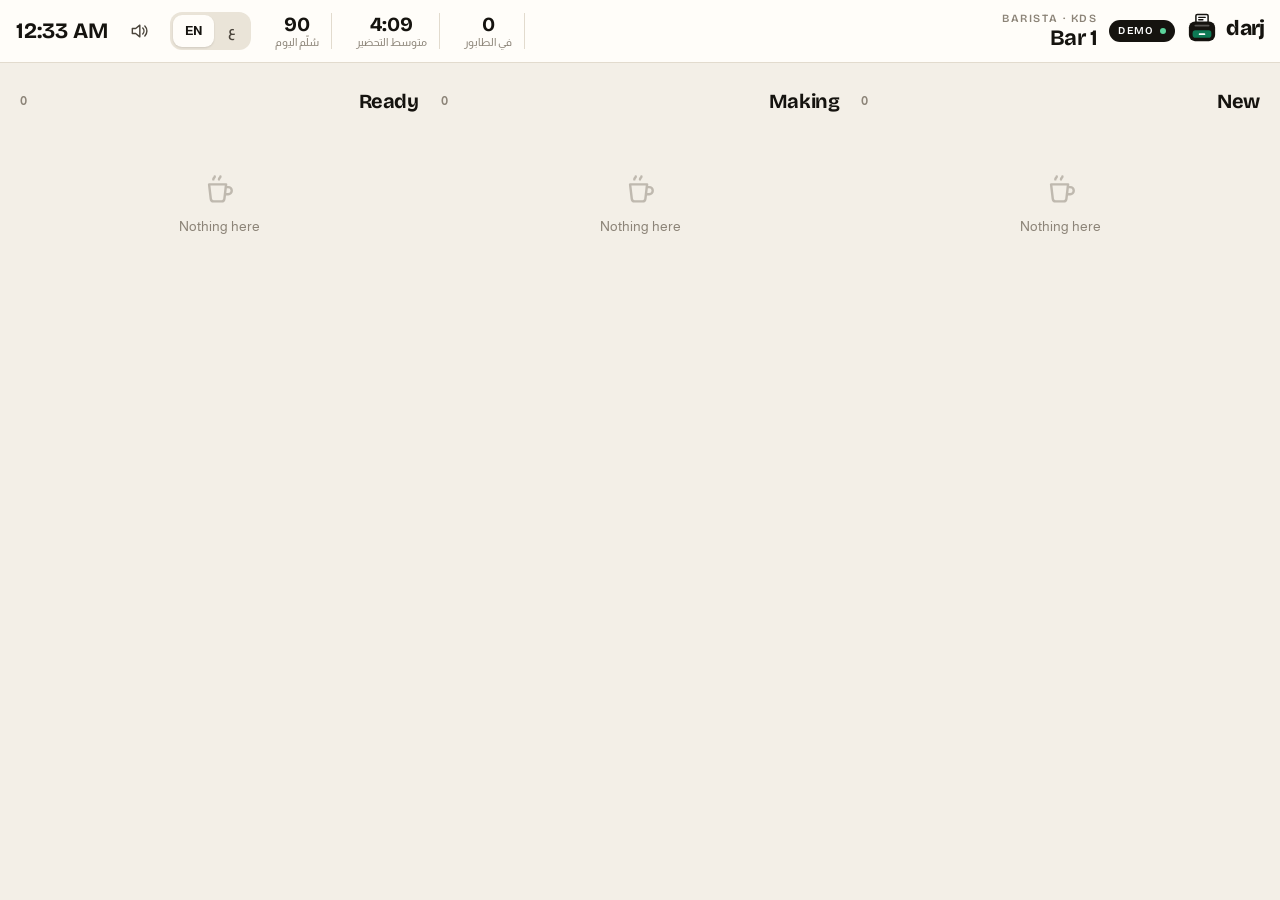
<file: kds.html>
<!doctype html>
<html lang="ar" dir="rtl">
<head>
<meta charset="utf-8">
<meta name="viewport" content="width=device-width,initial-scale=1,viewport-fit=cover">
<meta name="robots" content="noindex,nofollow">
<meta name="theme-color" content="#F3EFE7">
<title>DARJ · شاشة الباريستا — Demo</title>
<link rel="icon" href="assets/favicon.svg" type="image/svg+xml">
<link rel="preconnect" href="https://fonts.googleapis.com">
<link rel="preconnect" href="https://fonts.gstatic.com" crossorigin>
<link href="https://fonts.googleapis.com/css2?family=Almarai:wght@300;400;700;800&family=Bricolage+Grotesque:opsz,wght@12..96,400..800&family=IBM+Plex+Mono:wght@400;500&display=swap" rel="stylesheet">
<link rel="stylesheet" href="assets/darj.css?v=2">
<style>
  body{min-height:100dvh}
  .kbar{position:sticky;top:0;z-index:5;display:flex;align-items:center;gap:12px;flex-wrap:wrap;padding:12px 16px;background:var(--card);border-bottom:1px solid var(--line)}
  .kbar__t{display:grid;line-height:1.1}
  .kbar__t b{font-family:var(--f-en);font-weight:700;font-size:22px;letter-spacing:-.02em;direction:ltr;text-align:right}
  .kbar__sp{flex:1}
  .kstat{display:grid;line-height:1.15;text-align:center;padding:0 12px;border-inline-start:1px solid var(--line)}
  .kstat b{font-family:var(--f-en);font-size:20px;font-weight:700}
  .kstat small{font-size:11px;color:var(--muted)}
  .clock{font-family:var(--f-en);font-weight:700;font-size:22px;direction:ltr}
  @media (max-width:640px){.kstat{display:none}}
</style>
</head>
<body>
<header class="kbar">
  <a href="index.html" id="brand"></a>
  <span class="demo-tag">Demo</span>
  <span class="kbar__t"><span class="label">Barista · KDS</span><b>Bar 1</b></span>
  <span class="kbar__sp"></span>
  <span class="kstat"><b id="sOpen">0</b><small>في الطابور</small></span>
  <span class="kstat"><b id="sAvg">0:00</b><small>متوسط التحضير</small></span>
  <span class="kstat"><b id="sDone">0</b><small>سُلّم اليوم</small></span>
  <div class="seg" id="lang"><button data-l="ar">ع</button><button data-l="en" class="on">EN</button></div>
  <button class="icon-btn" id="snd" title="الصوت"></button>
  <span class="clock" id="clk"></span>
</header>
<main id="k"></main>
<script src="assets/img.js?v=2"></script>
<script src="assets/darj.js?v=2"></script>
<script src="assets/kds.js?v=2"></script>
<script>
(function () {
  const D = window.DARJ;
  D.startLive();
  document.getElementById('brand').innerHTML = D.brand();
  const k = window.DARJ_KDS.mount(document.getElementById('k'), { lang: 'en' });
  const lang = document.getElementById('lang');
  lang.addEventListener('click', (e) => { const b = e.target.closest('[data-l]'); if (!b) return; lang.querySelectorAll('button').forEach((x) => x.classList.toggle('on', x === b)); k.setLang(b.dataset.l); });
  const snd = document.getElementById('snd');
  const paintSnd = () => { snd.innerHTML = D.icon(D.state().settings.sound ? 'volume' : 'x'); };
  snd.addEventListener('click', () => { D.mutate((s) => { s.settings.sound = !s.settings.sound; }, 'set'); paintSnd(); });
  function stats() {
    const s = D.state();
    const drinks = (o) => o.lines.some((l) => D.isDrink(D.prod(l.pid)));
    const done = s.orders.filter((o) => drinks(o) && o.tsReady && o.tsAcc);
    const avg = done.length ? done.reduce((a, o) => a + (o.tsReady - o.tsAcc), 0) / done.length : 0;
    document.getElementById('sOpen').textContent = s.orders.filter((o) => drinks(o) && o.status === 'prep').length;
    document.getElementById('sAvg').textContent = D.mmss(avg);
    document.getElementById('sDone').textContent = s.orders.filter((o) => drinks(o) && o.status === 'done').length;
    document.getElementById('clk').textContent = D.time(Date.now(), true);
  }
  D.on(stats); setInterval(stats, 5000); stats(); paintSnd();
})();
</script>
</body>
</html>
</file>
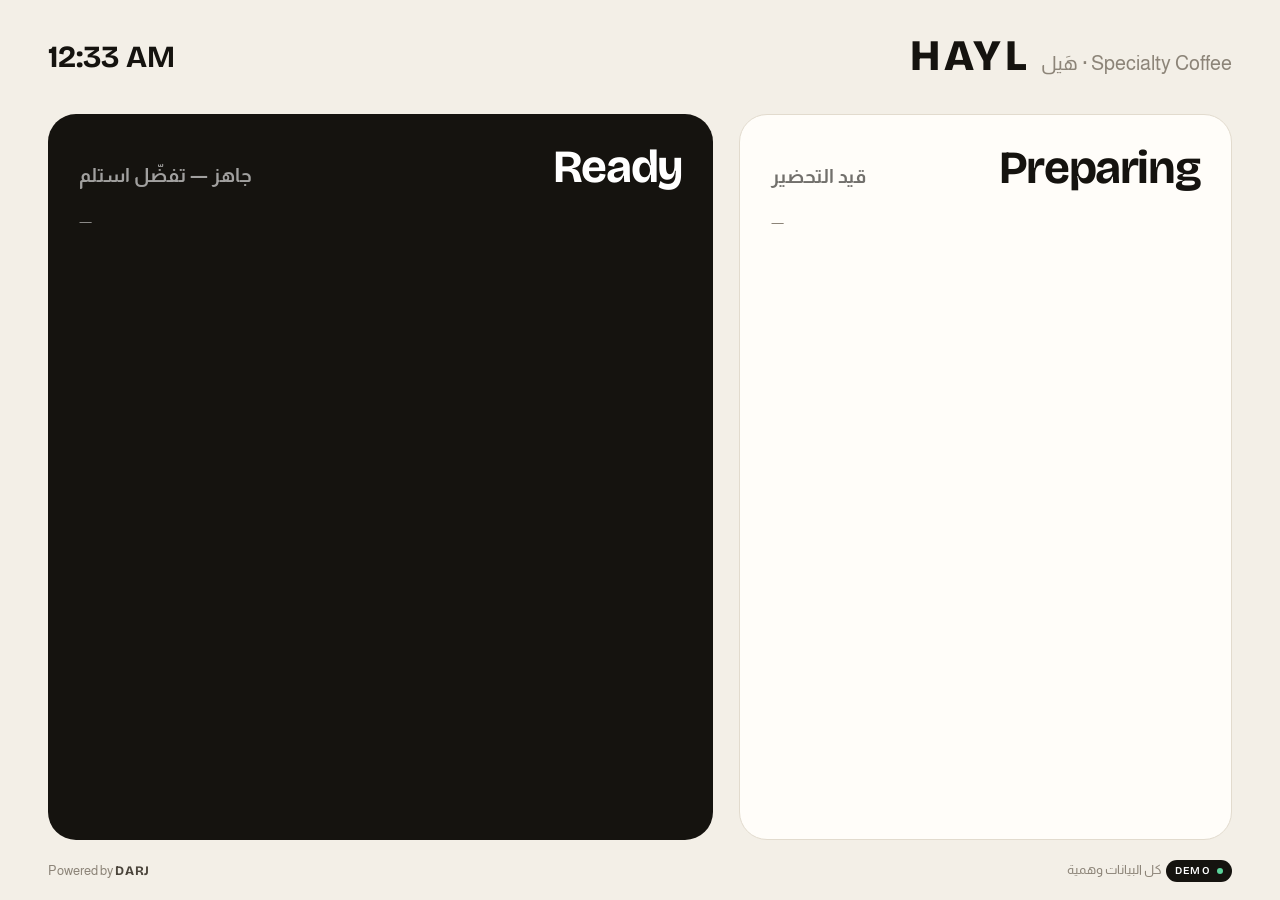
<file: screen.html>
<!doctype html>
<html lang="ar" dir="rtl">
<head>
<meta charset="utf-8">
<meta name="viewport" content="width=device-width,initial-scale=1,viewport-fit=cover">
<meta name="robots" content="noindex,nofollow">
<meta name="theme-color" content="#F3EFE7">
<title>HAYL · طلبك جاهز — DARJ Demo</title>
<link rel="icon" href="assets/favicon.svg" type="image/svg+xml">
<link rel="preconnect" href="https://fonts.googleapis.com">
<link rel="preconnect" href="https://fonts.gstatic.com" crossorigin>
<link href="https://fonts.googleapis.com/css2?family=Almarai:wght@300;400;700;800&family=Bricolage+Grotesque:opsz,wght@12..96,400..800&family=IBM+Plex+Mono:wght@400;500&display=swap" rel="stylesheet">
<link rel="stylesheet" href="assets/darj.css?v=2">
<style>
  body{min-height:100dvh;display:flex;flex-direction:column;background:var(--paper)}
  .sc-top{display:flex;align-items:center;justify-content:space-between;gap:12px;padding:22px clamp(16px,4vw,48px)}
  .cafe{display:flex;align-items:baseline;gap:12px;direction:ltr}
  .cafe b{font-family:var(--f-en);font-weight:800;font-size:clamp(26px,3.4vw,44px);letter-spacing:.08em}
  .cafe span{font-family:var(--f);font-size:clamp(14px,1.6vw,20px);color:var(--muted)}
  .sc-clock{font-family:var(--f-en);font-weight:700;font-size:clamp(20px,2.4vw,32px);direction:ltr}
  .board{flex:1;display:grid;grid-template-columns:1fr 1.35fr;gap:clamp(12px,2vw,28px);padding:0 clamp(16px,4vw,48px) 20px;min-height:0}
  .col{border-radius:28px;padding:clamp(16px,2.4vw,32px);display:flex;flex-direction:column;min-height:0}
  .col--prep{background:var(--card);border:1px solid var(--line)}
  .col--ready{background:var(--ink);color:#fff}
  .col h2{display:flex;align-items:baseline;justify-content:space-between;gap:10px;margin-bottom:18px}
  .col h2 b{font-family:var(--f-en);font-weight:700;font-size:clamp(28px,3.6vw,52px);letter-spacing:-.03em;line-height:1}
  .col h2 span{font-size:clamp(14px,1.5vw,20px);opacity:.6;font-weight:700}
  .nums{display:flex;flex-wrap:wrap;gap:clamp(8px,1vw,14px);align-content:flex-start;direction:ltr}
  .n{font-family:var(--f-en);font-weight:700;font-size:clamp(26px,3vw,44px);line-height:1;padding:clamp(10px,1.2vw,16px) clamp(14px,1.6vw,22px);border-radius:18px;background:var(--paper);display:grid;justify-items:center;gap:4px}
  .n small{font-family:var(--f);font-size:clamp(11px,1vw,14px);font-weight:700;color:var(--muted)}
  .col--ready .n{background:rgba(255,255,255,.08);font-size:clamp(40px,5.4vw,84px)}
  .col--ready .n small{color:rgba(255,255,255,.65);font-size:clamp(13px,1.3vw,18px)}
  .n.hot{background:#0E7A55;animation:hot 1.2s var(--ease) 3}
  @keyframes hot{50%{transform:scale(1.07)}}
  .sc-foot{display:flex;justify-content:space-between;align-items:center;gap:12px;padding:0 clamp(16px,4vw,48px) 18px;color:var(--muted);font-size:13px}
  .sc-foot b{font-family:var(--f-en);letter-spacing:.06em;color:var(--ink-2)}
  /* customer-facing cart */
  .cf{flex:1;display:grid;grid-template-columns:1.3fr 1fr;gap:clamp(12px,2vw,28px);padding:0 clamp(16px,4vw,48px) 20px;min-height:0}
  .cf__list{background:var(--card);border:1px solid var(--line);border-radius:28px;padding:clamp(16px,2.4vw,30px);overflow:auto}
  .cf__l{display:grid;grid-template-columns:auto 1fr auto;gap:14px;align-items:baseline;padding:12px 0;border-bottom:1px dashed var(--line)}
  .cf__l:last-child{border:0}
  .cf__l .q{font-family:var(--f-en);font-weight:700;font-size:20px}
  .cf__l b{font-size:clamp(16px,1.6vw,21px)}
  .cf__l small{display:block;color:var(--muted);font-size:13px}
  .cf__l .p{font-family:var(--f-en);font-weight:700;font-size:clamp(16px,1.6vw,21px)}
  .cf__side{display:grid;gap:clamp(12px,1.6vw,20px);align-content:start}
  .cf__tot{background:var(--ink);color:#fff;border-radius:28px;padding:clamp(18px,2.4vw,32px)}
  .cf__tot .big{font-family:var(--f-en);font-weight:700;font-size:clamp(46px,6vw,92px);letter-spacing:-.04em;line-height:1;margin-top:8px}
  .cf__tot .big .cur{color:rgba(255,255,255,.6)}
  .cf__tot small{display:block;margin-top:8px;color:rgba(255,255,255,.65);font-size:14px}
  .cf__card{background:var(--card);border:1px solid var(--line);border-radius:28px;padding:clamp(16px,2vw,26px);text-align:center}
  .cf__msg{display:grid;place-items:center;align-content:center;text-align:center;gap:14px;flex:1;padding:24px}
  .cf__msg h1{font-family:var(--f-en);font-weight:700;font-size:clamp(44px,7vw,110px);letter-spacing:-.04em;line-height:.95;direction:ltr}
  .cf__msg p{font-size:clamp(16px,2vw,24px);color:var(--ink-2);max-width:30ch}
  @media (max-width:760px){.board,.cf{grid-template-columns:1fr}}
</style>
</head>
<body>
<header class="sc-top"><span class="cafe"><b>HAYL</b><span>هَيل · Specialty Coffee</span></span><span class="sc-clock" id="clk"></span></header>
<main id="s" style="flex:1;display:flex;flex-direction:column;min-height:0"></main>
<footer class="sc-foot"><span><span class="demo-tag">Demo</span> &nbsp;كل البيانات وهمية</span><span>Powered by <b>DARJ</b></span></footer>
<script src="assets/img.js?v=2"></script>
<script src="assets/darj.js?v=2"></script>
<script>
(function () {
  const D = window.DARJ;
  D.startLive();
  const mode = new URLSearchParams(location.search).get('mode') === 'cart' ? 'cart' : 'board';
  const el = document.getElementById('s');
  const seenReady = new Set();
  let first = true;
  function say(o) {
    try {
      const u = new SpeechSynthesisUtterance(`طلب رقم ${o.no} جاهز${o.name ? '، ' + o.name : ''}`);
      u.lang = 'ar-SA'; u.rate = .95;
      if (window.speechSynthesis && speechSynthesis.getVoices().some((v) => v.lang.startsWith('ar'))) speechSynthesis.speak(u);
    } catch (e) { /* مفيش صوت عربي — نكتفي بالتنبيه */ }
  }
  function board() {
    const s = D.state();
    const prep = s.orders.filter((o) => o.status === 'prep').sort((a, b) => a.ts - b.ts);
    const ready = s.orders.filter((o) => o.status === 'ready').sort((a, b) => b.tsReady - a.tsReady);
    const fresh = [];
    ready.forEach((o) => { if (!seenReady.has(o.id)) { seenReady.add(o.id); if (!first) fresh.push(o); } });
    first = false;
    if (fresh.length) { D.sound('ready'); fresh.forEach(say); }
    const n = (o, hot) => `<span class="n${hot ? ' hot' : ''}">${o.no}${o.name ? `<small>${D.esc(o.name)}</small>` : ''}</span>`;
    el.innerHTML = `<div class="board">
      <section class="col col--prep"><h2><b>Preparing</b><span>قيد التحضير</span></h2><div class="nums">${prep.map((o) => n(o)).join('') || '<span class="muted">—</span>'}</div></section>
      <section class="col col--ready"><h2><b>Ready</b><span>جاهز — تفضّل استلم</span></h2><div class="nums">${ready.map((o) => n(o, fresh.includes(o))).join('') || '<span style="opacity:.5">—</span>'}</div></section></div>`;
  }
  function cart() {
    const c = D.readCart();
    const s = D.state();
    if (!c || c.stage === 'idle' || (c.stage === 'cart' && !c.lines.length) || Date.now() - c.ts > 10 * 60000) {
      el.innerHTML = `<div class="cf__msg"><span class="label">Welcome</span><h1>Ahlan.</h1><p>أهلًا بك في هَيل. اسأل الكاشير عن قهوة اليوم — والكوب الثامن علينا.</p></div>`;
      return;
    }
    if (c.stage === 'done') {
      el.innerHTML = `<div class="cf__msg"><span class="label">Thank you</span><h1>#${c.no}</h1><p>شكرًا! طلبك قيد التحضير الآن، وسننادي رقمك فور تجهيزه.${c.change ? `<br><b>الباقي: ${D.fmt(c.change)} ر.س</b>` : ''}</p></div>`;
      return;
    }
    el.innerHTML = `<div class="cf">
      <section class="cf__list"><span class="label">Your order · طلبك</span>${c.lines.map((l) => `<div class="cf__l"><span class="q">${l.qty}×</span><span><b>${D.esc(l.ar)}</b><small>${D.esc(l.en)}${l.mods.length ? ' · ' + D.esc(l.mods.join(' · ')) : ''}${l.reward ? ' · هدية الولاء' : ''}</small></span><span class="p">${D.fmt(l.total)}</span></div>`).join('')}</section>
      <aside class="cf__side">
        <div class="cf__tot"><span class="label" style="color:rgba(255,255,255,.6)">${c.stage === 'pay' ? 'Please pay' : 'Total'}</span><div class="big">${D.money(c.c.total)}</div><small>شامل ضريبة القيمة المضافة 15% (${D.fmt(c.c.vat)} ر.س)${c.c.disc ? ` · خصم ${D.fmt(c.c.disc)}` : ''}</small></div>
        ${c.stage === 'pay' ? `<div class="cf__card"><b style="font-size:18px">قرّب البطاقة أو الجوال من جهاز الشبكة</b><div style="display:flex;justify-content:center;gap:8px;margin-top:12px">${['mada', 'apple', 'stc'].map((m) => `<span style="width:56px">${D.payIcon(m)}</span>`).join('')}</div></div>` : ''}
        ${c.cust ? `<div class="cf__card"><span class="label">Loyalty · ${D.esc(c.cust.name)}</span><div style="margin:12px 0"><span class="stamps lg">${Array.from({ length: c.cust.need }, (_, i) => `<i class="${i < c.cust.stamps ? 'on' : ''}"></i>`).join('')}</span></div><b>${c.cust.rewards ? `لديك ${c.cust.rewards} مشروب هدية` : `متبقٍ ${c.cust.need - c.cust.stamps} على المشروب الهدية`}</b></div>` : `<div class="cf__card"><b>هل لديك رقم جوال مسجّل؟</b><p class="muted" style="margin-top:6px">أعطِ الكاشير رقمك واحصل على ختم مع كل مشروب.</p></div>`}
      </aside></div>`;
  }
  const draw = mode === 'cart' ? cart : board;
  D.on(draw);
  setInterval(draw, mode === 'cart' ? 4000 : 10000);
  draw();
  const clk = () => { document.getElementById('clk').textContent = D.time(Date.now(), true); };
  clk(); setInterval(clk, 10000);
})();
</script>
</body>
</html>
</file>
<file: assets/darj.css>
/* DARJ — café POS demo · shared styles */
:root{
  --paper:#F3EFE7;
  --paper-2:#EAE4D8;
  --card:#FFFDF9;
  --card-2:#F8F4EC;
  --ink:#15130F;
  --ink-2:#4A443B;
  --muted:#8C8478;
  --line:#E2DBCE;
  --line-2:#ECE6DB;
  --go:#0E7A55;
  --go-ink:#0A5C40;
  --go-50:#E3F1E9;
  --amber:#B8730F;
  --amber-50:#FBEFD9;
  --red:#C2412D;
  --red-50:#F8E4DE;
  --blue:#2F5DA8;
  --blue-50:#E5ECF7;
  --r-sm:10px;
  --r:14px;
  --r-lg:20px;
  --shadow:0 1px 0 rgba(21,19,15,.04),0 12px 32px -20px rgba(21,19,15,.38);
  --shadow-up:0 -12px 32px -20px rgba(21,19,15,.38);
  --f:"Almarai",system-ui,-apple-system,"Segoe UI",sans-serif;
  --f-en:"Bricolage Grotesque","Almarai",system-ui,sans-serif;
  --f-mono:"IBM Plex Mono",ui-monospace,"Cascadia Mono",monospace;
  --ease:cubic-bezier(.2,.8,.2,1);
  --top:60px;
  --rail:88px;
}

*,*::before,*::after{box-sizing:border-box;margin:0;padding:0}
html,body{overflow-x:clip}
html{-webkit-text-size-adjust:100%}
body{font-family:var(--f);font-size:14px;line-height:1.6;color:var(--ink);background:var(--paper);-webkit-font-smoothing:antialiased}
img,svg{display:block;max-width:100%}
button,input,select,textarea{font:inherit;color:inherit}
button{border:0;background:none;cursor:pointer;-webkit-tap-highlight-color:transparent;text-align:inherit}
a{color:inherit;text-decoration:none}
ul,ol{list-style:none}
[hidden]{display:none!important}
:focus-visible{outline:2px solid var(--go);outline-offset:2px;border-radius:8px}
::selection{background:var(--go-50)}

/* ---------- type ---------- */
.ltr{direction:ltr;unicode-bidi:isolate}
.en{font-family:var(--f-en);letter-spacing:-.01em}
.mono{font-family:var(--f-mono)}
.tnum{font-variant-numeric:tabular-nums}
.muted{color:var(--muted)}
.ink2{color:var(--ink-2)}
.label{display:inline-block;direction:ltr;font-family:var(--f-en);font-size:11px;font-weight:600;letter-spacing:.14em;text-transform:uppercase;color:var(--muted);line-height:1.3}
.h-en{font-family:var(--f-en);font-weight:700;letter-spacing:-.03em;line-height:1;direction:ltr;text-align:right}
.num{font-family:var(--f-en);font-weight:600;font-variant-numeric:tabular-nums;letter-spacing:-.01em}
.m{white-space:nowrap}
.cur{font-family:var(--f);font-size:.72em;font-weight:400;color:var(--muted);margin-inline-start:3px;letter-spacing:0}
.up{color:var(--go)} .down{color:var(--red)}

/* ---------- icons ---------- */
.ico{width:20px;height:20px;flex:none;fill:none;stroke:currentColor;stroke-width:1.7;stroke-linecap:round;stroke-linejoin:round}
.ico.sm{width:16px;height:16px}
.ico.lg{width:26px;height:26px}

/* ---------- brand ---------- */
.brand{display:inline-flex;align-items:center;gap:9px;direction:ltr}
.brand__mark{width:30px;height:30px;flex:none}
.brand__word{font-family:var(--f-en);font-weight:800;font-size:21px;letter-spacing:-.04em;line-height:1}
.brand__ar{font-family:var(--f);font-weight:700;font-size:13px;color:var(--muted);direction:rtl}
.demo-tag{display:inline-flex;align-items:center;gap:6px;height:22px;padding:0 9px;border-radius:999px;background:var(--ink);color:#fff;font-family:var(--f-en);font-size:10.5px;font-weight:600;letter-spacing:.12em;text-transform:uppercase}
.demo-tag::before{content:"";width:6px;height:6px;border-radius:50%;background:#5BD39B}

/* ---------- buttons ---------- */
.btn{display:inline-flex;align-items:center;justify-content:center;gap:8px;height:42px;padding:0 16px;border-radius:12px;font-weight:700;font-size:14px;white-space:nowrap;transition:transform .15s var(--ease),background .15s,box-shadow .15s,opacity .15s;user-select:none}
.btn:active{transform:scale(.97)}
.btn[disabled]{opacity:.4;pointer-events:none}
.btn--ink{background:var(--ink);color:#fff}
.btn--ink:hover{background:#2A261F}
.btn--go{background:var(--go);color:#fff}
.btn--go:hover{background:var(--go-ink)}
.btn--ghost{background:var(--card);border:1px solid var(--line);color:var(--ink)}
.btn--ghost:hover{border-color:#CFC6B6}
.btn--soft{background:var(--paper-2);color:var(--ink)}
.btn--soft:hover{background:#E2DBCC}
.btn--danger{background:var(--red-50);color:var(--red)}
.btn--sm{height:34px;padding:0 12px;font-size:13px;border-radius:10px}
.btn--lg{height:54px;padding:0 22px;font-size:16px;border-radius:14px}
.btn--block{width:100%}
.btn--icon{width:42px;padding:0}
.btn--icon.btn--sm{width:34px}
kbd{display:inline-flex;align-items:center;height:18px;padding:0 5px;border-radius:5px;border:1px solid currentColor;font-family:var(--f-mono);font-size:10px;font-weight:500;opacity:.55;direction:ltr}

/* ---------- chips / pills / badges ---------- */
.chip{display:inline-flex;align-items:center;gap:6px;height:36px;padding:0 14px;border-radius:999px;border:1px solid var(--line);background:var(--card);font-size:13px;font-weight:700;color:var(--ink-2);white-space:nowrap;transition:background .15s,color .15s,border-color .15s}
.chip:hover{border-color:#CFC6B6}
.chip.on{background:var(--ink);border-color:var(--ink);color:#fff}
.chip .n{font-family:var(--f-en);font-size:11px;opacity:.6}
.pill{display:inline-flex;align-items:center;gap:6px;height:24px;padding:0 9px;border-radius:999px;font-size:11.5px;font-weight:700;white-space:nowrap;background:var(--paper-2);color:var(--ink-2)}
.pill--go{background:var(--go-50);color:var(--go-ink)}
.pill--amber{background:var(--amber-50);color:var(--amber)}
.pill--red{background:var(--red-50);color:var(--red)}
.pill--blue{background:var(--blue-50);color:var(--blue)}
.pill--ink{background:var(--ink);color:#fff}
.dot{width:7px;height:7px;border-radius:50%;background:currentColor;flex:none}
.dot.pulse{animation:pulse 1.6s infinite}
@keyframes pulse{0%{box-shadow:0 0 0 0 currentColor}70%{box-shadow:0 0 0 7px transparent}100%{box-shadow:0 0 0 0 transparent}}
.badge{position:absolute;top:4px;inset-inline-end:14px;min-width:18px;height:18px;padding:0 5px;border-radius:999px;background:var(--red);color:#fff;font-family:var(--f-en);font-size:10.5px;font-weight:700;display:grid;place-items:center;line-height:1}

/* ---------- forms ---------- */
.field{display:grid;gap:6px}
.field>span{font-size:12.5px;font-weight:700;color:var(--ink-2)}
.input,.select,.textarea{width:100%;height:44px;padding:0 14px;border-radius:12px;border:1px solid var(--line);background:var(--card);font-size:14px;transition:border-color .15s,box-shadow .15s}
.textarea{height:auto;min-height:76px;padding:10px 14px;resize:vertical}
.input:focus,.select:focus,.textarea:focus{outline:none;border-color:var(--ink);box-shadow:0 0 0 3px rgba(21,19,15,.08)}
.input.mono{font-family:var(--f-mono);direction:ltr;text-align:right}
.search{position:relative}
.search .ico{position:absolute;top:50%;inset-inline-start:12px;transform:translateY(-50%);color:var(--muted)}
.search .input{padding-inline-start:40px}
.search kbd{position:absolute;top:50%;inset-inline-end:12px;transform:translateY(-50%)}
.seg{display:inline-flex;padding:3px;border-radius:12px;background:var(--paper-2);gap:2px}
.seg button{height:32px;padding:0 12px;border-radius:9px;font-size:12.5px;font-weight:700;color:var(--ink-2);white-space:nowrap;transition:background .15s,color .15s}
.seg button.on{background:var(--card);color:var(--ink);box-shadow:0 1px 2px rgba(21,19,15,.12)}
.switch{position:relative;width:42px;height:24px;flex:none;border-radius:999px;background:#D8D0C2;transition:background .2s}
.switch::after{content:"";position:absolute;top:3px;inset-inline-start:3px;width:18px;height:18px;border-radius:50%;background:#fff;box-shadow:0 1px 2px rgba(0,0,0,.2);transition:transform .2s var(--ease)}
.switch.on{background:var(--go)}
.switch.on::after{transform:translateX(-18px)}
[dir=ltr] .switch.on::after{transform:translateX(18px)}

/* ---------- app shell ---------- */
.app{display:grid;grid-template-columns:var(--rail) minmax(0,1fr);grid-template-rows:var(--top) minmax(0,1fr);height:100dvh;min-height:0}
.top{grid-column:1/-1;display:flex;align-items:center;gap:12px;padding:0 16px;background:var(--card);border-bottom:1px solid var(--line);min-width:0}
.top__brand{display:flex;align-items:center;gap:12px;min-width:0}
.top__store{display:flex;align-items:center;gap:8px;height:36px;padding:0 12px;border-radius:10px;background:var(--paper);font-size:13px;font-weight:700;min-width:0;white-space:nowrap}
.top__store small{font-weight:400;color:var(--muted)}
.top__sp{flex:1}
.top__right{display:flex;align-items:center;gap:8px}
.net{display:inline-flex;align-items:center;gap:7px;height:34px;padding:0 12px;border-radius:999px;font-size:12.5px;font-weight:700;background:var(--go-50);color:var(--go-ink);white-space:nowrap;transition:background .2s,color .2s}
.net.off{background:var(--amber-50);color:var(--amber)}
.net.sync{background:var(--blue-50);color:var(--blue)}
.icon-btn{position:relative;width:38px;height:38px;border-radius:10px;display:grid;place-items:center;color:var(--ink-2);transition:background .15s}
.icon-btn:hover{background:var(--paper)}
.icon-btn .badge{top:2px;inset-inline-end:2px}
.me{display:flex;align-items:center;gap:9px;height:40px;padding:0 6px 0 12px;border-radius:12px;transition:background .15s}
[dir=rtl] .me{padding:0 12px 0 6px}
.me:hover{background:var(--paper)}
.me__txt{display:grid;line-height:1.25;text-align:start}
.me__txt b{font-size:13px}
.me__txt small{font-size:11px;color:var(--muted)}
.av{width:32px;height:32px;border-radius:50%;flex:none;display:grid;place-items:center;font-weight:700;font-size:13px;color:#fff;background:var(--ink-2);overflow:hidden}
.av img{width:100%;height:100%;object-fit:cover}
.av.lg{width:56px;height:56px;font-size:20px}

.rail{grid-row:2;background:var(--card);border-inline-end:1px solid var(--line);padding:10px 8px;display:flex;flex-direction:column;gap:4px;overflow-y:auto;scrollbar-width:none}
.rail a{position:relative;display:grid;justify-items:center;gap:3px;padding:9px 4px 8px;border-radius:12px;color:var(--muted);font-size:11px;font-weight:700;text-align:center;transition:background .15s,color .15s}
.rail a:hover{background:var(--paper);color:var(--ink)}
.rail a.on{background:var(--ink);color:#fff}
.rail a .ico{width:22px;height:22px}
.rail a .badge{top:3px;inset-inline-end:12px}
.rail__sp{flex:1}
.rail a.more{display:none}
.main{grid-row:2;min-width:0;min-height:0;overflow:auto;position:relative}
.view{padding:20px;max-width:1360px;margin-inline:auto}
.view--full{padding:0;max-width:none;height:100%}
.vh{display:flex;align-items:flex-end;justify-content:space-between;gap:16px;flex-wrap:wrap;margin-bottom:18px}
.vh h1{font-family:var(--f-en);font-weight:700;font-size:34px;letter-spacing:-.035em;line-height:1;direction:ltr;text-align:right}
.vh p{color:var(--muted);margin-top:6px;font-size:13.5px}
.vh__act{display:flex;gap:8px;flex-wrap:wrap}

/* ---------- banner ---------- */
.banner{display:flex;align-items:center;gap:10px;padding:10px 16px;font-size:13px;font-weight:700;background:var(--amber-50);color:var(--amber);border-bottom:1px solid #EFD9AE}
.banner .btn{margin-inline-start:auto}
.banner--blue{background:var(--blue-50);color:var(--blue);border-color:#CFDCF1}

/* ---------- cards / grids ---------- */
.card{background:var(--card);border:1px solid var(--line);border-radius:var(--r-lg);padding:18px}
.card--flat{box-shadow:none}
.card__h{display:flex;align-items:center;justify-content:space-between;gap:10px;margin-bottom:14px}
.card__h h3{font-size:15px;font-weight:800}
.card__h h3 .label{display:block;margin-bottom:3px}
.grid{display:grid;gap:14px}
.g2{grid-template-columns:repeat(2,minmax(0,1fr))}
.g3{grid-template-columns:repeat(3,minmax(0,1fr))}
.g4{grid-template-columns:repeat(4,minmax(0,1fr))}
.kpi{display:grid;gap:4px;padding:16px 18px;border-radius:var(--r-lg);background:var(--card);border:1px solid var(--line);min-width:0}
.kpi .label{margin-bottom:4px}
.kpi b{font-family:var(--f-en);font-weight:700;font-size:28px;letter-spacing:-.03em;line-height:1.1;font-variant-numeric:tabular-nums}
.kpi small{font-size:12px;color:var(--muted)}
.kpi small .up,.kpi small .down{font-weight:700}

/* ---------- tables ---------- */
.tbl-wrap{overflow-x:auto;border-radius:var(--r);border:1px solid var(--line);background:var(--card)}
.tbl{width:100%;border-collapse:collapse;font-size:13px}
.tbl th{position:sticky;top:0;background:var(--card-2);text-align:start;font-weight:700;font-size:12px;color:var(--muted);padding:10px 14px;border-bottom:1px solid var(--line);white-space:nowrap}
.tbl td{padding:11px 14px;border-bottom:1px solid var(--line-2);vertical-align:middle}
.tbl tr:last-child td{border-bottom:0}
.tbl tbody tr{transition:background .12s}
.tbl tbody tr.click{cursor:pointer}
.tbl tbody tr.click:hover{background:var(--card-2)}
.tbl .r{text-align:end}
.tbl .nw{white-space:nowrap}
.cell-item{display:flex;align-items:center;gap:10px;min-width:180px}
.thumb{width:38px;height:38px;border-radius:10px;flex:none;background:var(--paper-2) center/cover no-repeat;display:grid;place-items:center;overflow:hidden}
.bar{display:block;height:6px;border-radius:999px;background:var(--paper-2);overflow:hidden;min-width:70px}
.bar i{display:block;height:100%;border-radius:inherit;background:var(--go)}
.bar.amber i{background:var(--amber)}
.bar.red i{background:var(--red)}

/* ---------- empty ---------- */
.empty{display:grid;place-items:center;gap:8px;padding:40px 16px;text-align:center;color:var(--muted)}
.empty .ico{width:34px;height:34px;opacity:.5}

/* ---------- toast ---------- */
.toasts{position:fixed;z-index:90;top:calc(var(--top) + 12px);inset-inline-end:16px;display:grid;gap:8px;width:min(360px,calc(100vw - 32px));pointer-events:none}
.toast{display:flex;align-items:flex-start;gap:10px;padding:12px 14px;border-radius:14px;background:var(--ink);color:#fff;box-shadow:0 18px 40px -16px rgba(0,0,0,.45);font-size:13px;pointer-events:auto;animation:toastIn .35s var(--ease)}
.toast .ico{margin-top:1px;color:#7FE0B0}
.toast.warn .ico{color:#F3C26B}
.toast b{display:block;font-size:13px}
.toast small{display:block;opacity:.7;font-size:12px}
.toast.out{animation:toastOut .3s var(--ease) forwards}
@keyframes toastIn{from{opacity:0;transform:translateY(-10px) scale(.98)}}
@keyframes toastOut{to{opacity:0;transform:translateY(-8px)}}

/* ---------- modal / sheet ---------- */
.ovl{position:fixed;inset:0;z-index:70;display:grid;place-items:center;padding:20px;background:rgba(21,19,15,.38);backdrop-filter:blur(3px);animation:fade .2s}
.ovl.closing{animation:fadeOut .2s forwards}
@keyframes fade{from{opacity:0}}
@keyframes fadeOut{to{opacity:0}}
.modal{position:relative;width:min(560px,100%);max-height:calc(100dvh - 40px);overflow:auto;background:var(--card);border-radius:24px;box-shadow:0 30px 80px -30px rgba(0,0,0,.5);animation:pop .28s var(--ease)}
.modal--wide{width:min(860px,100%)}
.modal--sm{width:min(400px,100%)}
@keyframes pop{from{opacity:0;transform:translateY(12px) scale(.98)}}
.modal__h{position:sticky;top:0;z-index:2;display:flex;align-items:flex-start;justify-content:space-between;gap:12px;padding:20px 22px 14px;background:var(--card)}
.modal__h h2{font-size:19px;font-weight:800;line-height:1.3}
.modal__h p{color:var(--muted);font-size:13px;margin-top:2px}
.modal__b{padding:4px 22px 20px}
.modal__f{position:sticky;bottom:0;display:flex;gap:10px;padding:14px 22px 18px;background:var(--card);border-top:1px solid var(--line-2)}
.modal__f .btn{flex:1}
@media (max-width:640px){
  .ovl{place-items:end center;padding:0}
  .modal{width:100%;max-height:92dvh;border-radius:24px 24px 0 0;animation:sheetUp .3s var(--ease)}
  @keyframes sheetUp{from{transform:translateY(40px);opacity:0}}
}

/* ---------- PIN / lock ---------- */
.lock{position:fixed;inset:0;z-index:80;display:grid;place-items:center;padding:20px;background:var(--paper);overflow:auto}
.lock__in{width:min(880px,100%);display:grid;grid-template-columns:1.1fr 1fr;gap:28px;align-items:center}
.lock__side h1{font-family:var(--f-en);font-weight:800;font-size:56px;letter-spacing:-.05em;line-height:.95;direction:ltr;text-align:right}
.lock__side p{color:var(--ink-2);margin:12px 0 22px;max-width:40ch}
.who{display:grid;grid-template-columns:repeat(2,minmax(0,1fr));gap:10px}
.who button{display:flex;align-items:center;gap:10px;padding:10px;border-radius:16px;border:1px solid var(--line);background:var(--card);text-align:start;transition:border-color .15s,box-shadow .15s}
.who button.on{border-color:var(--ink);box-shadow:0 0 0 2px var(--ink)}
.who b{display:block;font-size:13.5px}
.who small{display:block;font-size:11.5px;color:var(--muted)}
.pin{background:var(--card);border:1px solid var(--line);border-radius:28px;padding:24px;box-shadow:var(--shadow)}
.pin__dots{display:flex;justify-content:center;gap:12px;margin:8px 0 18px;direction:ltr}
.pin__dots i{width:14px;height:14px;border-radius:50%;border:2px solid var(--ink-2);transition:background .12s}
.pin__dots i.on{background:var(--ink);border-color:var(--ink)}
.pin__dots.err{animation:shake .4s}
@keyframes shake{20%,60%{transform:translateX(-8px)}40%,80%{transform:translateX(8px)}}
.pad{display:grid;grid-template-columns:repeat(3,1fr);gap:10px;direction:ltr}
.pad button{height:58px;border-radius:16px;background:var(--paper);font-family:var(--f-en);font-size:22px;font-weight:600;transition:background .12s,transform .1s}
.pad button:hover{background:var(--paper-2)}
.pad button:active{transform:scale(.96)}
.pad button.fn{font-family:var(--f);font-size:13px;font-weight:700;color:var(--ink-2)}
.pin__hint{margin-top:14px;font-size:12px;color:var(--muted);text-align:center}
.pin__hint b{font-family:var(--f-mono);color:var(--ink-2);font-weight:500}
@media (max-width:820px){.lock__in{grid-template-columns:1fr}.lock__side h1{font-size:42px}}

/* ---------- SELL ---------- */
.sell{display:grid;grid-template-columns:minmax(0,1fr) 400px;height:100%;min-height:0}
.sell__left{display:flex;flex-direction:column;min-width:0;min-height:0}
.sell__bar{display:flex;align-items:center;gap:10px;padding:14px 16px 10px}
.sell__bar .search{flex:1;min-width:0}
.cats{display:flex;gap:8px;padding:0 16px 12px;overflow-x:auto;scrollbar-width:none}
.cats::-webkit-scrollbar{display:none}
.items{flex:1;overflow:auto;padding:4px 16px 24px;display:grid;grid-template-columns:repeat(auto-fill,minmax(150px,1fr));grid-auto-rows:max-content;gap:12px;align-content:start}
.item{position:relative;display:flex;flex-direction:column;border-radius:18px;background:var(--card);border:1px solid var(--line);overflow:hidden;text-align:start;transition:transform .15s var(--ease),box-shadow .15s,border-color .15s}
.item:hover{border-color:#CFC6B6;box-shadow:var(--shadow)}
.item:active{transform:scale(.97)}
.item__img{aspect-ratio:4/3;background:var(--paper-2) center/cover no-repeat;position:relative}
.item__ph{position:absolute;inset:0;display:grid;place-items:center;color:var(--ink-2);opacity:.5}
.item__ph .ico{width:34px;height:34px;stroke-width:1.3}
.item__b{padding:9px 11px 11px;display:grid;gap:2px}
.item__b b{font-size:13.5px;line-height:1.35}
.item__b small{font-family:var(--f-en);font-size:11px;color:var(--muted);direction:ltr;text-align:right}
.item__p{font-family:var(--f-en);font-weight:700;font-size:14px;margin-top:3px}
.item.out{opacity:.55}
.item.out .item__img::after{content:"نفد";position:absolute;inset:auto 8px 8px auto;padding:3px 9px;border-radius:999px;background:var(--ink);color:#fff;font-size:11px;font-weight:700}
.item.flash{animation:flash .45s var(--ease)}
@keyframes flash{40%{box-shadow:0 0 0 3px var(--go);transform:scale(.97)}}
.item__qty{position:absolute;top:8px;inset-inline-start:8px;min-width:24px;height:24px;padding:0 7px;border-radius:999px;background:var(--ink);color:#fff;font-family:var(--f-en);font-size:12px;font-weight:700;display:grid;place-items:center;z-index:1}

.cart{display:flex;flex-direction:column;min-height:0;background:var(--card);border-inline-start:1px solid var(--line)}
.cart__h{padding:14px 16px 10px;display:grid;gap:10px;border-bottom:1px solid var(--line-2)}
.cart__row{display:flex;align-items:center;justify-content:space-between;gap:8px}
.cart__title{display:flex;align-items:baseline;gap:8px}
.cart__title b{font-family:var(--f-en);font-size:20px;font-weight:700;letter-spacing:-.02em}
.cart__cust{display:flex;align-items:center;gap:10px;padding:8px 10px;border-radius:12px;background:var(--paper);font-size:12.5px;min-width:0}
.cart__cust b{display:block;font-size:13px}
.cart__cust .stamps{margin-inline-start:auto}
.cart__holds{display:flex;gap:6px;overflow-x:auto;scrollbar-width:none}
.cart__lines{flex:1;overflow:auto;padding:6px 8px}
.line{display:grid;grid-template-columns:minmax(0,1fr) auto;gap:4px 10px;padding:10px 8px;border-radius:12px;cursor:pointer;transition:background .12s}
.line:hover{background:var(--card-2)}
.line.new{animation:lineIn .35s var(--ease)}
@keyframes lineIn{from{opacity:0;transform:translateY(-6px);background:var(--go-50)}}
.line__name{font-weight:700;font-size:13.5px;line-height:1.35}
.line__mods{grid-column:1;display:flex;flex-wrap:wrap;gap:4px}
.line__mods span{font-size:11px;padding:1px 7px;border-radius:6px;background:var(--paper-2);color:var(--ink-2)}
.line__mods span.disc{background:var(--go-50);color:var(--go-ink)}
.line__mods span.note{background:var(--amber-50);color:var(--amber)}
.line__price{grid-row:1/3;grid-column:2;text-align:end;display:grid;align-content:start;gap:6px;justify-items:end}
.line__price b{font-family:var(--f-en);font-weight:700;font-size:14px}
.line__price s{font-family:var(--f-en);font-size:11.5px;color:var(--muted)}
.qty{display:inline-flex;align-items:center;border-radius:10px;background:var(--paper);direction:ltr}
.qty button{width:28px;height:28px;display:grid;place-items:center;border-radius:9px;color:var(--ink-2)}
.qty button:hover{background:var(--paper-2)}
.qty span{min-width:22px;text-align:center;font-family:var(--f-en);font-weight:700;font-size:13px}
.cart__empty{display:grid;place-items:center;align-content:center;gap:10px;height:100%;padding:24px;text-align:center;color:var(--muted)}
.cart__empty .ico{width:40px;height:40px;stroke-width:1.2;opacity:.6}
.cart__f{padding:12px 16px 16px;border-top:1px solid var(--line-2);display:grid;gap:10px;background:var(--card)}
.sums{display:grid;gap:3px;font-size:13px;color:var(--ink-2)}
.sums div{display:flex;justify-content:space-between;gap:8px}
.sums .num{font-weight:500}
.sums .tot{margin-top:6px;padding-top:8px;border-top:1px dashed var(--line);color:var(--ink);align-items:baseline}
.sums .tot span{font-weight:800;font-size:14px}
.sums .tot .num{font-size:30px;font-weight:700;letter-spacing:-.03em}
.opt small{direction:ltr;unicode-bidi:isolate}
.cart__btns{display:grid;grid-template-columns:auto auto 1fr;gap:8px}
.cart__btns .btn--go{height:56px;font-size:17px;border-radius:16px}
.cart__btns .btn--soft{height:56px;border-radius:16px;padding:0 14px;flex-direction:column;gap:0;font-size:12px}
.cart__btns .btn--soft .ico{width:18px;height:18px}
.cart-fab{display:none}

@media (max-width:1180px){.sell{grid-template-columns:minmax(0,1fr) 350px}.items{grid-template-columns:repeat(auto-fill,minmax(136px,1fr))}}

/* ---------- modifiers sheet ---------- */
.mod-hero{display:flex;gap:14px;align-items:center;margin-bottom:12px}
.mod-hero .thumb{width:72px;height:72px;border-radius:16px}
.mod-hero b{font-size:18px;font-weight:800;display:block}
.mod-hero small{font-family:var(--f-en);color:var(--muted)}
.mg{padding:12px 0;border-top:1px solid var(--line-2)}
.mg__h{display:flex;align-items:center;justify-content:space-between;margin-bottom:8px;font-size:13px;font-weight:800}
.mg__h small{font-weight:400;color:var(--muted);font-size:11.5px}
.opts{display:flex;flex-wrap:wrap;gap:8px}
.opt{display:inline-flex;align-items:center;gap:6px;height:40px;padding:0 14px;border-radius:12px;border:1px solid var(--line);background:var(--card);font-size:13px;font-weight:700;transition:all .12s}
.opt small{font-family:var(--f-en);font-weight:500;color:var(--muted);font-size:11.5px}
.opt.on{background:var(--ink);color:#fff;border-color:var(--ink)}
.opt.on small{color:rgba(255,255,255,.65)}

/* ---------- pay ---------- */
.pay{display:grid;grid-template-columns:1fr 1fr;gap:18px}
.pay__due{padding:18px;border-radius:18px;background:var(--paper);display:grid;gap:4px}
.pay__due .num{font-size:44px;font-weight:700;letter-spacing:-.04em;line-height:1}
.pay__due .rem{font-size:13px;color:var(--ink-2)}
.tenders{display:grid;grid-template-columns:repeat(2,1fr);gap:8px}
.tender{display:flex;align-items:center;gap:10px;height:62px;padding:0 14px;border-radius:16px;border:1px solid var(--line);background:var(--card);font-weight:800;font-size:14px;transition:all .12s}
.tender:hover{border-color:#CFC6B6}
.tender.on{border-color:var(--ink);box-shadow:0 0 0 2px var(--ink)}
.tender svg{width:34px;height:22px;flex:none}
.paid-list{display:grid;gap:6px}
.paid-list div{display:flex;align-items:center;justify-content:space-between;gap:8px;padding:9px 12px;border-radius:12px;background:var(--go-50);color:var(--go-ink);font-size:13px;font-weight:700}
.quick{display:grid;grid-template-columns:repeat(4,1fr);gap:8px}
.quick button{height:44px;border-radius:12px;background:var(--paper);font-family:var(--f-en);font-weight:700;font-size:15px}
.quick button:hover{background:var(--paper-2)}
.amount-in{font-family:var(--f-en);font-size:28px;font-weight:700;height:58px;text-align:center;direction:ltr;letter-spacing:-.02em}
.term{display:grid;place-items:center;gap:12px;padding:26px 10px;text-align:center}
.term__dev{width:120px;height:170px;border-radius:22px;background:var(--ink);position:relative;box-shadow:0 20px 40px -20px rgba(0,0,0,.6)}
.term__dev::before{content:"";position:absolute;inset:14px 14px 70px;border-radius:10px;background:#2E2A23}
.term__dev i{position:absolute;inset:26px 26px auto;height:30px;color:#7FE0B0;font-family:var(--f-en);font-weight:700;font-size:15px;text-align:center;font-style:normal;direction:ltr}
.term__dev::after{content:"";position:absolute;inset:auto 22px 18px;height:38px;border-radius:8px;background:repeating-linear-gradient(90deg,#3A352C 0 18px,transparent 18px 26px)}
.term__waves{position:absolute;top:-30px;left:50%;transform:translateX(-50%);color:var(--go)}
.term.wait .term__waves{animation:waves 1.1s infinite}
@keyframes waves{50%{opacity:.25;transform:translateX(-50%) translateY(-4px)}}
.done-ok{display:grid;place-items:center;gap:8px;padding:10px 0 6px;text-align:center}
.done-ok .ring{width:64px;height:64px;border-radius:50%;background:var(--go);color:#fff;display:grid;place-items:center;animation:pop .4s var(--ease)}
.done-ok .ring .ico{width:32px;height:32px;stroke-width:2.4}
.change{font-family:var(--f-en);font-size:30px;font-weight:700}

/* ---------- receipt ---------- */
.rc-stage{display:grid;place-items:center;padding:4px 0 10px;overflow:hidden}
.receipt{width:302px;max-width:100%;background:#fff;color:#111;padding:18px 16px 26px;font-family:var(--f);font-size:12px;line-height:1.55;box-shadow:0 18px 40px -22px rgba(0,0,0,.55);position:relative;transform-origin:top center}
.receipt.print{animation:printOut 1.4s steps(14) both}
@keyframes printOut{from{clip-path:inset(0 0 100% 0)}to{clip-path:inset(0 0 0 0)}}
.receipt::after{content:"";position:absolute;left:0;right:0;bottom:-9px;height:10px;background:linear-gradient(-45deg,transparent 6px,#fff 0) 0 0/12px 10px repeat-x,linear-gradient(45deg,transparent 6px,#fff 0) 0 0/12px 10px repeat-x}
.rc-c{text-align:center}
.rc-logo{display:grid;justify-items:center;gap:4px;margin-bottom:6px}
.rc-logo b{font-family:var(--f-en);font-size:20px;font-weight:800;letter-spacing:.06em;direction:ltr}
.rc-hr{border:0;border-top:1px dashed #999;margin:9px 0}
.rc-t{font-weight:800;font-size:12.5px}
.rc-kv{display:flex;justify-content:space-between;gap:8px}
.rc-kv span:last-child{font-family:var(--f-mono);font-size:11.5px;direction:ltr}
.rc-line{display:grid;grid-template-columns:minmax(0,1fr) auto;gap:0 8px;margin:4px 0}
.rc-line b{font-weight:700}
.rc-line small{grid-column:1;color:#555;font-size:10.5px}
.rc-line .p{font-family:var(--f-mono);font-size:11.5px;direction:ltr}
.rc-tot{font-size:15px;font-weight:800}
.rc-tot span:last-child{font-size:14px}
.rc-qr{display:grid;justify-items:center;gap:4px;margin-top:10px}
.rc-qr svg,.rc-qr img{width:128px;height:128px}
.rc-qr small{font-size:10px;color:#555}
.rc-foot{margin-top:8px;font-size:10.5px;color:#555;text-align:center}
.rc-foot b{font-family:var(--f-en);color:#111;letter-spacing:.08em}
.tlv{margin-top:12px;border-radius:14px;background:var(--paper);padding:12px 14px;font-size:12px}
.tlv h4{font-size:12.5px;margin-bottom:6px}
.tlv div{display:grid;grid-template-columns:28px 120px minmax(0,1fr);gap:6px;padding:3px 0;border-bottom:1px dashed var(--line)}
.tlv div:last-child{border:0}
.tlv code{font-family:var(--f-mono);font-size:11.5px;direction:ltr;text-align:right;word-break:break-all}

/* ---------- stamps ---------- */
.stamps{display:inline-flex;gap:3px;direction:ltr}
.stamps i{width:11px;height:11px;border-radius:50%;border:1.5px solid var(--ink-2)}
.stamps i.on{background:var(--ink);border-color:var(--ink)}
.stamps.lg i{width:22px;height:22px;border-width:2px}

/* ---------- orders ---------- */
.ord-list{display:grid;gap:10px}
.ocard{display:grid;grid-template-columns:auto minmax(0,1fr) auto;gap:14px;align-items:center;padding:14px 16px;border-radius:18px;background:var(--card);border:1px solid var(--line)}
.ocard.in,.kt.in{animation:lineIn .45s var(--ease)}
.ocard.new{border-color:var(--go);box-shadow:0 0 0 3px var(--go-50)}
.ocard__no{width:58px;height:58px;border-radius:16px;background:var(--paper);display:grid;place-items:center;align-content:center;line-height:1}
.ocard__no b{font-family:var(--f-en);font-size:20px;font-weight:700}
.ocard__no small{font-size:10px;color:var(--muted);margin-top:3px}
.ocard__b{min-width:0}
.ocard__b b{font-size:14px}
.ocard__b p{font-size:12.5px;color:var(--ink-2);margin-top:2px;overflow:hidden;text-overflow:ellipsis;white-space:nowrap}
.ocard__meta{display:flex;gap:6px;flex-wrap:wrap;margin-top:6px}
.ocard__act{display:flex;gap:8px;align-items:center}

/* ---------- timeline ---------- */
.tl{display:grid;gap:0;margin:6px 0}
.tl div{display:grid;grid-template-columns:18px 1fr auto;gap:10px;align-items:center;padding:6px 0;font-size:13px;position:relative}
.tl div::before{content:"";width:9px;height:9px;border-radius:50%;background:var(--ink);justify-self:center}
.tl div.off::before{background:var(--line)}
.tl div.off{color:var(--muted)}
.tl div small{font-family:var(--f-en);color:var(--muted)}

/* ---------- KDS ---------- */
.kds{display:grid;grid-template-columns:repeat(3,minmax(0,1fr));gap:14px;padding:16px;align-items:start;min-height:100%}
.kds__col{display:grid;gap:10px;align-content:start;min-width:0}
.kds__h{display:flex;align-items:center;justify-content:space-between;padding:6px 4px}
.kds__h b{font-family:var(--f-en);font-size:20px;font-weight:700;letter-spacing:-.02em}
.kds__h span{font-size:12.5px;color:var(--muted);font-weight:700}
.kt{border-radius:18px;background:var(--card);border:1px solid var(--line);overflow:hidden}
.kt__h{display:flex;align-items:center;justify-content:space-between;gap:8px;padding:10px 14px;background:var(--paper-2);cursor:pointer}
.kt__h b{font-family:var(--f-en);font-size:24px;font-weight:700;letter-spacing:-.02em;line-height:1}
.kt__h .who{display:block}
.kt__time{font-family:var(--f-en);font-weight:700;font-size:15px;direction:ltr}
.kt.warn .kt__h{background:var(--amber-50)}
.kt.warn .kt__time{color:var(--amber)}
.kt.late .kt__h{background:var(--red-50)}
.kt.late .kt__time{color:var(--red)}
.kt.ready .kt__h{background:var(--go-50)}
.kt__ch{font-size:11.5px;color:var(--ink-2);font-weight:700;display:flex;align-items:center;gap:5px}
.kt__lines{padding:6px 14px 10px}
.kt__l{padding:7px 0;border-bottom:1px dashed var(--line-2);display:grid;grid-template-columns:30px minmax(0,1fr);gap:8px;cursor:pointer}
.kt__l:last-child{border:0}
.kt__l>b{font-family:var(--f-en);font-size:18px;font-weight:700;line-height:1.2}
.kt__l .nm{font-family:var(--f-en);font-weight:700;font-size:15.5px;line-height:1.25;direction:ltr;text-align:right}
.kt__l .ar{font-size:12px;color:var(--muted)}
.kt__l .mods{display:flex;flex-wrap:wrap;gap:4px;margin-top:4px;direction:ltr;justify-content:flex-end}
.kt__l .mods span{font-family:var(--f-en);font-size:11px;font-weight:700;letter-spacing:.04em;padding:2px 7px;border-radius:6px;background:var(--ink);color:#fff;text-transform:uppercase}
.kt__l .mods span.soft{background:var(--paper-2);color:var(--ink-2)}
.kt__l .note{margin-top:5px;padding:5px 8px;border-radius:8px;background:var(--amber-50);color:var(--amber);font-size:12px;font-weight:700}
.kt__l.done .nm,.kt__l.done .ar{text-decoration:line-through;opacity:.45}
.kt__l .mods span.void{background:var(--red);color:#fff}
.kt__l.void{background:var(--red-50);margin:0 -14px;padding-inline:14px}
.kt__f{padding:0 14px 12px}
.kt__f .btn{width:100%}
.allday{display:flex;gap:8px;overflow-x:auto;padding:12px 16px 0;scrollbar-width:none}
.allday span{display:inline-flex;align-items:center;gap:6px;height:32px;padding:0 12px;border-radius:999px;background:var(--card);border:1px solid var(--line);font-family:var(--f-en);font-size:12.5px;font-weight:700;white-space:nowrap;direction:ltr}
.allday span b{font-size:14px}

/* ---------- shift ---------- */
.denoms{display:grid;grid-template-columns:repeat(auto-fill,minmax(150px,1fr));gap:8px}
.denom{display:grid;grid-template-columns:auto 1fr;align-items:center;gap:8px;padding:8px 10px;border-radius:12px;background:var(--paper)}
.denom b{font-family:var(--f-en);font-size:15px;min-width:44px}
.denom input{height:36px;text-align:center;font-family:var(--f-en);font-weight:700;direction:ltr;border-radius:9px;border:1px solid var(--line);background:#fff;width:100%}
.var-box{display:grid;gap:4px;padding:16px;border-radius:18px;text-align:center}
.var-box b{font-family:var(--f-en);font-size:34px;letter-spacing:-.03em}
.var-box.ok{background:var(--go-50);color:var(--go-ink)}
.var-box.short{background:var(--red-50);color:var(--red)}
.var-box.over{background:var(--amber-50);color:var(--amber)}
.blind{display:flex;align-items:center;gap:8px;padding:10px 12px;border-radius:12px;background:var(--paper);font-size:12.5px;color:var(--ink-2)}

/* ---------- chart ---------- */
.chart{width:100%;height:220px}
.chart text{font-family:var(--f-en);font-size:10px;fill:var(--muted)}
.legend{display:flex;gap:14px;flex-wrap:wrap;font-size:12px;color:var(--ink-2)}
.legend span{display:inline-flex;align-items:center;gap:6px}
.legend i{width:10px;height:10px;border-radius:3px}
.mix{display:grid;gap:10px}
.mix__row{display:grid;grid-template-columns:110px minmax(0,1fr) 92px;gap:10px;align-items:center;font-size:13px}
.mix__row .bar{height:10px}
.mix__row .num{text-align:end;font-size:13px}

/* ---------- feed / pop ---------- */
.pop{position:fixed;z-index:75;top:calc(var(--top) + 6px);inset-inline-end:12px;width:min(380px,calc(100vw - 24px));max-height:70dvh;overflow:auto;background:var(--card);border:1px solid var(--line);border-radius:20px;box-shadow:0 30px 70px -30px rgba(0,0,0,.45);animation:pop .22s var(--ease)}
.pop__h{display:flex;justify-content:space-between;align-items:center;padding:14px 16px 8px}
.pop__h b{font-size:14px}
.feed{display:grid}
.feed div{display:grid;grid-template-columns:32px minmax(0,1fr);gap:10px;padding:10px 16px;border-top:1px solid var(--line-2);font-size:12.5px}
.feed .fi{width:32px;height:32px;border-radius:10px;display:grid;place-items:center;background:var(--paper)}
.feed .fi .ico{width:16px;height:16px}
.feed b{display:block;font-size:13px}
.feed small{color:var(--muted)}

/* ---------- audit ---------- */
.log-row td:first-child{white-space:nowrap;font-family:var(--f-en);color:var(--muted)}
.lockline{display:flex;align-items:center;gap:8px;font-size:12.5px;color:var(--ink-2);padding:10px 14px;border-radius:12px;background:var(--paper);margin-bottom:12px}

/* ---------- perms ---------- */
.perm td{text-align:center}
.perm td:first-child,.perm th:first-child{text-align:start}
.yes{color:var(--go)} .no{color:#C7BEB0} .ask{color:var(--amber)}

/* ---------- device list ---------- */
.dev{display:flex;align-items:center;gap:12px;padding:12px 0;border-bottom:1px solid var(--line-2)}
.dev:last-child{border:0}
.dev__i{width:42px;height:42px;border-radius:12px;background:var(--paper);display:grid;place-items:center}
.dev__b{flex:1;min-width:0}
.dev__b b{display:block;font-size:13.5px}
.dev__b small{color:var(--muted);font-size:12px}
.set-row{display:flex;align-items:center;justify-content:space-between;gap:12px;padding:12px 0;border-bottom:1px solid var(--line-2)}
.set-row:last-child{border:0}
.set-row b{display:block;font-size:13.5px}
.set-row small{display:block;color:var(--muted);font-size:12px}

/* ---------- drawer animation ---------- */
.drawer-pop{position:fixed;z-index:95;bottom:24px;left:50%;transform:translateX(-50%);display:flex;align-items:center;gap:10px;padding:12px 18px;border-radius:16px;background:var(--ink);color:#fff;font-weight:700;font-size:13px;box-shadow:0 20px 50px -20px rgba(0,0,0,.6);animation:drawerUp 2.2s var(--ease) forwards}
@keyframes drawerUp{0%{opacity:0;transform:translate(-50%,20px)}12%,80%{opacity:1;transform:translate(-50%,0)}100%{opacity:0;transform:translate(-50%,10px)}}
.drawer-pop svg{width:34px;height:24px}

/* ---------- responsive shell ---------- */
@media (max-width:1100px){
  .g4{grid-template-columns:repeat(2,minmax(0,1fr))}
}
@media (max-width:900px){
  :root{--top:56px}
  .app{grid-template-columns:minmax(0,1fr);grid-template-rows:var(--top) minmax(0,1fr) auto}
  .rail{grid-row:3;flex-direction:row;padding:6px 6px calc(6px + env(safe-area-inset-bottom));border-inline-end:0;border-top:1px solid var(--line);overflow-x:auto;gap:2px}
  .rail a{flex:1 1 0;min-width:0;padding:7px 2px 6px;font-size:10.5px}
  .rail a.x{display:none}
  .rail a.more{display:grid}
  .rail__sp{display:none}
  .main{grid-row:2}
  .top__store small,.me__txt{display:none}
  .sell{grid-template-columns:minmax(0,1fr)}
  .cart{position:fixed;z-index:60;inset:auto 0 0 0;max-height:88dvh;border-radius:24px 24px 0 0;border:0;box-shadow:var(--shadow-up);transform:translateY(105%);transition:transform .32s var(--ease)}
  .cart.open{transform:none}
  .cart-fab{display:flex;position:sticky;bottom:12px;margin:0 16px 12px;z-index:5;align-items:center;justify-content:space-between;gap:10px;height:56px;padding:0 18px;border-radius:16px;background:var(--go);color:#fff;font-weight:800;box-shadow:0 16px 30px -14px rgba(14,122,85,.7)}
  .cart-fab .num{font-size:18px}
  .cart-scrim{position:fixed;inset:0;z-index:59;background:rgba(21,19,15,.35)}
  .g3{grid-template-columns:minmax(0,1fr)}
  .pay{grid-template-columns:1fr}
  .kds{grid-template-columns:minmax(0,1fr)}
  .vh h1{font-size:28px}
}
@media (max-width:640px){
  .view{padding:14px}
  .g2,.g4{grid-template-columns:minmax(0,1fr)}
  .kpi-row.g4{grid-template-columns:repeat(2,minmax(0,1fr))}
  .kpi b{font-size:22px}
  .items{grid-template-columns:repeat(2,minmax(0,1fr));gap:10px;padding:4px 12px 20px}
  .sell__bar{padding:12px 12px 8px}
  .cats{padding:0 12px 10px}
  .top{gap:8px;padding:0 10px}
  .top__store{display:none}
  .net span{display:none}
  .net{padding:0 10px}
  .who{grid-template-columns:minmax(0,1fr)}
  .mix__row{grid-template-columns:84px minmax(0,1fr) 80px}
  .ocard{grid-template-columns:auto minmax(0,1fr)}
  .ocard__act{grid-column:1/-1}
  .ocard__act .btn{flex:1}
  .tenders{grid-template-columns:1fr 1fr}
  .quick{grid-template-columns:repeat(2,1fr)}
  .tlv div{grid-template-columns:24px 90px minmax(0,1fr)}
}

/* ---------- print (80mm receipt) ---------- */
@media print{
  @page{size:80mm auto;margin:0}
  body{background:#fff}
  body>*:not(.print-root){display:none!important}
  .print-root{display:block!important}
  .print-root .receipt{box-shadow:none;width:72mm;padding:4mm 3mm;animation:none}
  .print-root .receipt::after{display:none}
}
.print-root{display:none}

/* =====================================================================
   v2 — English-first labels, steppers, refund wizard, guided tours
   ===================================================================== */
.bi{display:inline-grid;line-height:1.12;text-align:start;gap:1px}
.bi>b{font-family:var(--f-en);font-weight:700;letter-spacing:-.01em;direction:ltr;unicode-bidi:isolate}
.bi>small{font-family:var(--f);font-size:.74em;font-weight:700;opacity:.62}
.btn .bi{text-align:center}
.rail a .bi{text-align:center;justify-items:center}
.rail a .bi>b{font-size:11.5px}
.rail a .bi>small{font-size:9.5px}
.chip .bi>small,.seg .bi>small{font-size:.78em}
.seg button .bi{padding:2px 0}
.seg button{height:auto;min-height:32px}
.term-en{font-family:var(--f-en);font-weight:700;direction:ltr;unicode-bidi:isolate}

/* stepper */
.steps{display:flex;align-items:center;gap:6px;margin:2px 0 16px}
.steps .st{display:flex;align-items:center;gap:8px;flex:none;min-width:0;opacity:.45;transition:opacity .3s}
.steps .st i{width:28px;height:28px;flex:none;border-radius:50%;display:grid;place-items:center;background:var(--paper-2);font-family:var(--f-en);font-style:normal;font-weight:700;font-size:13px;transition:background .3s,color .3s,transform .3s}
.steps .st i .ico{width:15px;height:15px;stroke-width:2.6}
.steps .st .bi>b{font-size:13px}
.steps .st .bi>small{font-size:11px}
.steps .st.on{opacity:1}
.steps .st.on i{background:var(--ink);color:#fff;transform:scale(1.08)}
.steps .st.done{opacity:1}
.steps .st.done i{background:var(--go);color:#fff}
.steps .bar{flex:1;height:2px;border-radius:2px;background:var(--line);min-width:10px;position:relative;overflow:hidden}
.steps .bar.done::after{content:"";position:absolute;inset:0;background:var(--go);animation:barIn .5s var(--ease)}
@keyframes barIn{from{transform:scaleX(0);transform-origin:right}}
@media (max-width:640px){.steps .st .bi{display:none}.steps .st.on .bi{display:inline-grid}}

/* wizard */
.wz{animation:wzIn .35s var(--ease)}
@keyframes wzIn{from{opacity:0;transform:translateX(-14px)}}
.ord-head{display:flex;align-items:center;gap:12px;padding:12px 14px;border-radius:16px;background:var(--paper);margin-bottom:12px}
.ord-head .ocard__no{background:var(--card)}
.ord-head b{display:block}
.ord-head small{color:var(--muted);font-size:12px}
.stage-note{display:flex;gap:10px;align-items:center;padding:10px 12px;border-radius:12px;font-size:12.5px;font-weight:700;margin-bottom:12px}
.stage-note.q{background:var(--go-50);color:var(--go-ink)}
.stage-note.m{background:var(--amber-50);color:var(--amber)}
.rl{display:grid;gap:8px}
.rl-item{display:grid;grid-template-columns:52px minmax(0,1fr) auto;gap:12px;align-items:center;padding:10px;border-radius:16px;border:1px solid var(--line);background:var(--card);transition:border-color .15s,box-shadow .15s,background .15s}
.rl-item.on{border-color:var(--red);box-shadow:0 0 0 2px var(--red-50)}
.rl-item.off{opacity:.45}
.rl-item .thumb{width:52px;height:52px;border-radius:12px}
.rl-item b{display:block;font-size:14px}
.rl-item small{display:block;font-size:12px;color:var(--muted)}
.picks{display:grid;grid-template-columns:repeat(3,minmax(0,1fr));gap:8px}
.pickc{display:grid;justify-items:center;gap:6px;padding:14px 8px 12px;border-radius:16px;border:1px solid var(--line);background:var(--card);text-align:center;transition:all .15s}
.pickc:hover{border-color:#CFC6B6}
.pickc.on{border-color:var(--ink);box-shadow:0 0 0 2px var(--ink)}
.pickc[disabled]{opacity:.4;pointer-events:none}
.pickc .ico{width:26px;height:26px}
.pickc .bi{text-align:center}
.pickc .bi>b{font-size:13.5px}
.pickc .sub{font-size:11.5px;color:var(--muted);font-weight:700}
.picks.two{grid-template-columns:repeat(2,minmax(0,1fr))}
.outc{display:grid;gap:8px;margin-top:12px}
.outc div{display:flex;align-items:center;gap:10px;padding:10px 12px;border-radius:12px;background:var(--paper);font-size:12.5px}
.outc .back{color:var(--go-ink);background:var(--go-50)}
.outc .waste{color:var(--amber);background:var(--amber-50)}
.refund-sum{display:flex;align-items:center;justify-content:space-between;gap:12px;padding:14px 16px;border-radius:16px;background:var(--ink);color:#fff;margin-top:12px}
.refund-sum .num{font-size:28px;letter-spacing:-.03em}
.refund-sum .cur{color:rgba(255,255,255,.6)}
.refund-sum small{display:block;font-size:12px;opacity:.7}
.wz-h{font-size:14px;font-weight:800;margin:4px 0 10px;display:flex;align-items:baseline;gap:8px}
.wz-h .term-en{font-size:15px}
@media (max-width:640px){.picks{grid-template-columns:repeat(2,minmax(0,1fr))}}

/* animated check */
.chk{width:72px;height:72px}
.chk circle{fill:var(--go);transform-origin:center;animation:pop .4s var(--ease)}
.chk path{fill:none;stroke:#fff;stroke-width:5;stroke-linecap:round;stroke-linejoin:round;stroke-dasharray:40;stroke-dashoffset:40;animation:draw .45s .25s var(--ease) forwards}
.chk.red circle{fill:var(--red)}
.chk.blue circle{fill:var(--blue)}
@keyframes draw{to{stroke-dashoffset:0}}

/* exchange credit in the cart */
.credit{display:flex;align-items:center;gap:10px;padding:10px 12px;border-radius:12px;background:var(--blue-50);color:var(--blue);font-size:12.5px;font-weight:700;animation:lineIn .4s var(--ease)}
.credit .num{font-size:15px;margin-inline-start:auto}

/* how it works (empty cart) */
.how{display:grid;gap:10px;width:100%;max-width:280px;margin-top:6px}
.how div{display:flex;align-items:center;gap:12px;padding:10px 12px;border-radius:14px;background:var(--paper);text-align:start;animation:howIn .5s var(--ease) both}
.how div:nth-child(2){animation-delay:.12s}.how div:nth-child(3){animation-delay:.24s}
.how i{width:30px;height:30px;border-radius:10px;display:grid;place-items:center;background:var(--card);color:var(--ink);font-style:normal;font-family:var(--f-en);font-weight:800;flex:none;animation:howPulse 3.6s infinite}
.how div:nth-child(2) i{animation-delay:1.2s}.how div:nth-child(3) i{animation-delay:2.4s}
.how .bi>b{font-size:13px;color:var(--ink)}
.how .bi>small{font-size:11.5px}
@keyframes howIn{from{opacity:0;transform:translateY(8px)}}
@keyframes howPulse{0%,30%,100%{background:var(--card);color:var(--ink)}10%,20%{background:var(--go);color:#fff}}

/* option art */
.opt svg{width:20px;height:20px;flex:none}
.opt.on svg *{stroke:#fff}
.opt.on svg .f{fill:#fff}
.opt .bi>b{font-size:13px}
.opt .bi>small{font-size:11px}

/* banknotes */
.note-art{width:44px;height:26px;border-radius:5px;display:grid;place-items:center;color:#fff;font-family:var(--f-en);font-weight:800;font-size:12px;box-shadow:inset 0 0 0 2px rgba(255,255,255,.25)}
.coin-art{width:28px;height:28px;border-radius:50%;display:grid;place-items:center;font-family:var(--f-en);font-weight:800;font-size:10px;color:#4A443B;background:radial-gradient(circle at 35% 30%,#F3E7C6,#C9B27A);margin-inline:8px}
.denom.has{background:var(--go-50)}
.denom.has .note-art,.denom.has .coin-art{animation:pop .3s var(--ease)}

/* guided tours */
.tour{position:fixed;inset:0;z-index:100;pointer-events:none}
.tour__hole{position:fixed;border-radius:16px;box-shadow:0 0 0 9999px rgba(21,19,15,.46),0 0 0 3px var(--go);transition:all .35s var(--ease);pointer-events:none}
.tour__hole::after{content:"";position:absolute;inset:-8px;border-radius:20px;border:2px solid var(--go);animation:ring 1.4s infinite}
@keyframes ring{from{opacity:.9;transform:scale(.96)}to{opacity:0;transform:scale(1.08)}}
.tour__tip{position:fixed;width:min(320px,calc(100vw - 24px));background:var(--card);border-radius:18px;padding:14px 16px 12px;box-shadow:0 24px 60px -20px rgba(0,0,0,.55);pointer-events:auto;transition:top .35s var(--ease),left .35s var(--ease)}
.tour__tip .k{display:flex;align-items:center;justify-content:space-between;gap:8px;margin-bottom:6px}
.tour__tip .k b{font-family:var(--f-en);font-weight:800;font-size:17px;letter-spacing:-.02em;direction:ltr}
.tour__tip p{font-size:13.5px;color:var(--ink-2);line-height:1.65}
.tour__tip .f{display:flex;gap:8px;margin-top:10px;align-items:center}
.tour__dots{display:flex;gap:4px;direction:ltr}
.tour__dots i{width:6px;height:6px;border-radius:50%;background:var(--line);transition:width .3s}
.tour__dots i.on{background:var(--go);width:16px;border-radius:3px}
.tour__dots i.done{background:var(--go)}
.tour.center .tour__hole{opacity:0}
.scen{display:grid;grid-template-columns:repeat(3,minmax(0,1fr));gap:10px}
.scen button{display:grid;gap:8px;padding:14px;border-radius:18px;border:1px solid var(--line);background:var(--card);text-align:start;align-content:start;transition:border-color .15s,transform .15s,box-shadow .15s}
.scen button:hover{border-color:var(--ink);transform:translateY(-2px);box-shadow:var(--shadow)}
.scen .art{width:44px;height:44px;border-radius:14px;display:grid;place-items:center;background:var(--paper);color:var(--go)}
.scen .art .ico{width:24px;height:24px}
.scen .bi>b{font-size:15px}
.scen .bi>small{font-size:12px}
.scen p{font-size:12px;color:var(--muted);line-height:1.5}
@media (max-width:760px){.scen{grid-template-columns:repeat(2,minmax(0,1fr))}}
.guide-btn{display:inline-flex;align-items:center;gap:7px;height:34px;padding:0 12px;border-radius:999px;background:var(--ink);color:#fff;font-size:12.5px;font-weight:700;white-space:nowrap}
.guide-btn .ico{width:16px;height:16px}
.nudge{position:fixed;z-index:65;bottom:20px;inset-inline-start:20px;width:min(340px,calc(100vw - 32px));display:flex;gap:12px;align-items:center;padding:12px 14px;border-radius:18px;background:var(--ink);color:#fff;box-shadow:0 20px 50px -20px rgba(0,0,0,.6);animation:toastIn .4s var(--ease)}
.nudge .bi>small{opacity:.7}
.nudge .btn{margin-inline-start:auto;background:#fff;color:var(--ink);flex:none}
.nudge .x{color:rgba(255,255,255,.6);flex:none}
@media (max-width:900px){.nudge{bottom:84px}.guide-btn span{display:none}.guide-btn{width:34px;padding:0;justify-content:center}}

.opt .bi>small{direction:rtl;font-family:var(--f)}
@media (max-width:640px){#rfnd .bi{display:none}#rfnd{width:42px;padding:0}}
.cart-fab .bi>small{opacity:.8}
</file>
